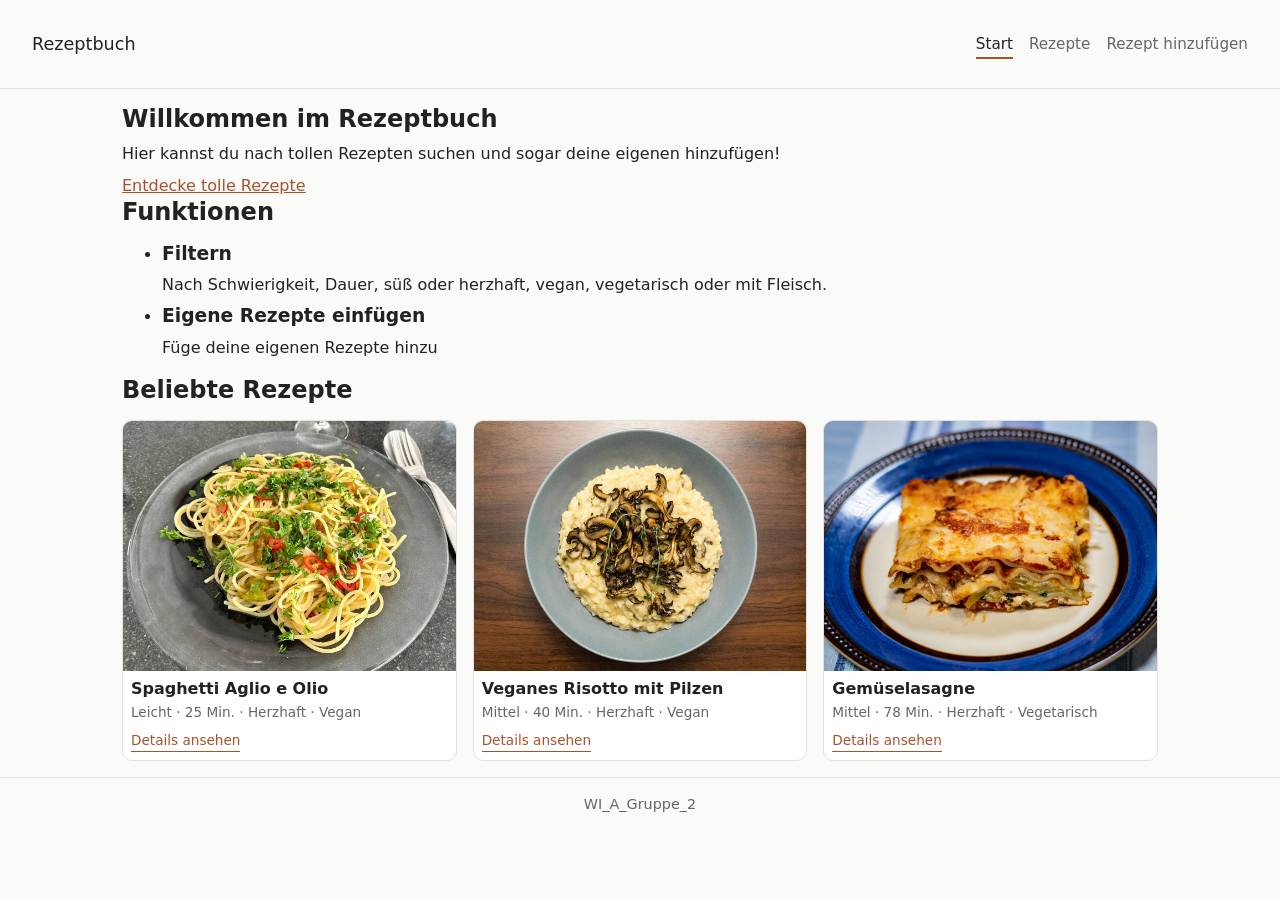
<file: index.html>
<!-- WI_A_Gruppe_2 -->
<!DOCTYPE html>
<html lang="de">
    <head>
        <meta charset="UTF-8">
        <meta name="viewport" content="width=device-width, initial-scale=1.0">
        <title> Start - Rezeptbuch </title>
        <link rel="stylesheet" href="style.css">
        <script src="script.js" defer></script>
    </head>

    <body>
        <header>
            <a href="index.html"> Rezeptbuch </a>
            <nav aria-label="Hauptnavigation">
                <ul>
                    <li>
                        <a href="index.html" aria-current="page"> Start </a>
                    </li>
                    <li>
                        <a href="rezepte.html"> Rezepte </a>
                    </li>
                    <li>
                        <a href="neues-rezept.html"> Rezept hinzufügen </a>
                    </li>
                </ul>
            </nav>
        </header>

        <!-- "aria-labelledby" verbindet jede Section mit ihrem eigenen title-->
        <main>
            <section aria-labelledby="willkommen-titel">
                <h1 id="willkommen-titel"> Willkommen im Rezeptbuch </h1>
                <p> Hier kannst du nach tollen Rezepten suchen und sogar deine eigenen hinzufügen! </p>
                <a href="rezepte.html"> Entdecke tolle Rezepte </a>
            </section>

            <section aria-labelledby="funktionen-titel">
                <h2 id="funktionen-titel"> Funktionen </h2>
                <ul>
                    <li>
                        <h3> Filtern </h3>
                        <p> Nach Schwierigkeit, Dauer, süß oder herzhaft, vegan, vegetarisch oder mit Fleisch. </p>
                    </li>
                    <li>
                        <h3> Eigene Rezepte einfügen </h3>
                        <p> Füge deine eigenen Rezepte hinzu </p>
                    </li>
                </ul>
            </section>

            <section aria-labelledby="beliebte-rezepte-titel">
                <h2 id="beliebte-rezepte-titel"> Beliebte Rezepte </h2>
                <div id="beliebte-rezepte"></div>    <!-- Container, der durch js mit Rezepten befüllt wird-->
            </section>
        </main>

        <footer>
            <p>WI_A_Gruppe_2</p>
        </footer>
    </body>
</html>
</file>
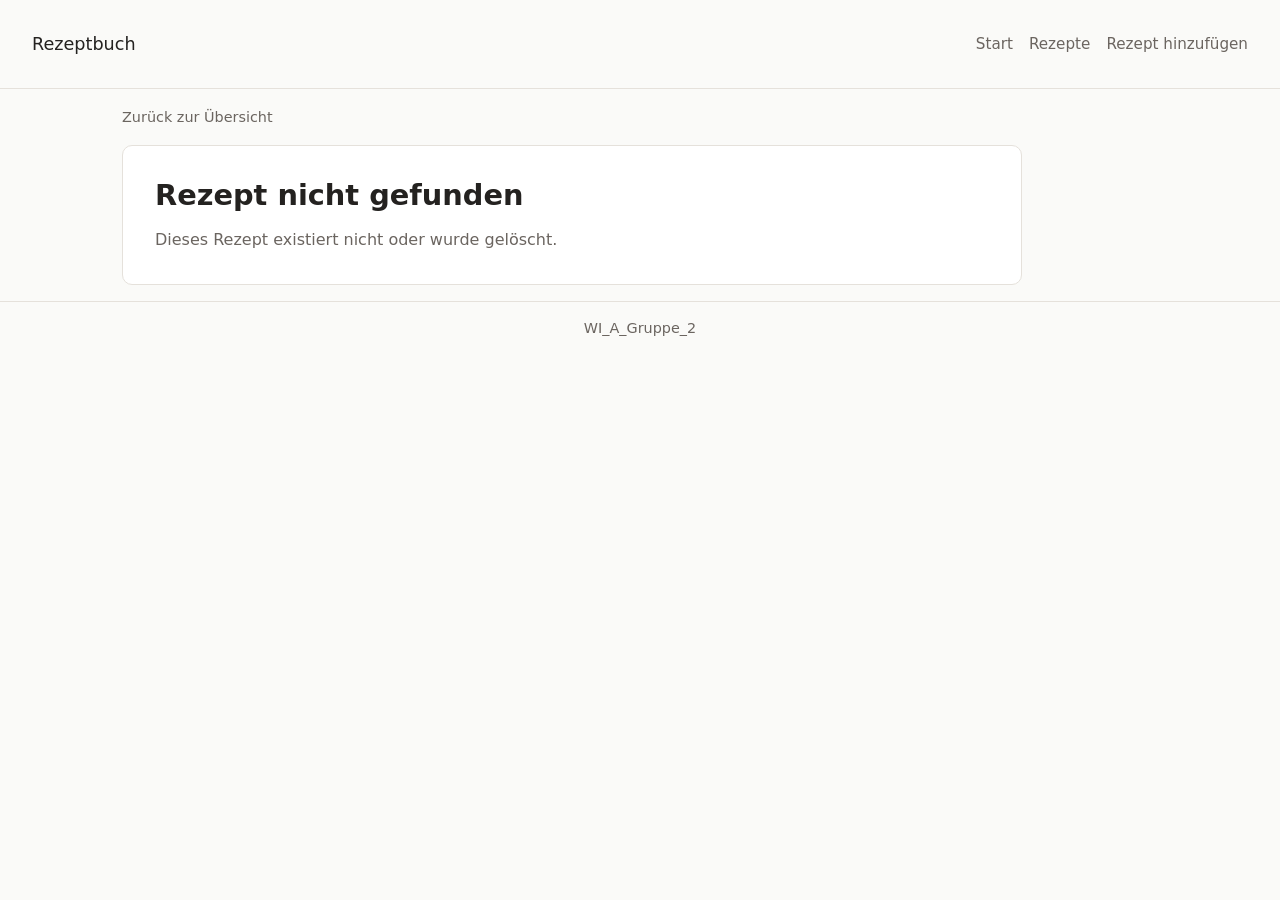
<file: details-rezept.html>
<!-- WI_A_Gruppe_2 -->
<!DOCTYPE html>
<html lang="de">

    <head>
        <meta charset="UTF-8">
        <meta name="viewport" content="width=device-width, initial-scale=1.0">
        <title> Rezeptdetails - Rezeptbuch </title>
        <link rel="stylesheet" href="style.css">
        <script src="script.js" defer></script>
    </head>

    <body>
        <header>
            <a href="index.html"> Rezeptbuch </a>
            <nav aria-label="Hauptnavigation">
                <ul>
                    <li>
                        <a href="index.html"> Start </a>
                    </li>
                    <li>
                        <a href="rezepte.html"> Rezepte </a>
                    </li>
                    <li>
                        <a href="neues-rezept.html"> Rezept hinzufügen </a>
                    </li>
                </ul>
            </nav>
        </header>

        <!-- Im Browser noch kein Inhalt, da detail-titel, etc. erst durch die Java-Script-Logik befüllt werden-->
        <main>
            <a href="rezepte.html" class="zurueck-link"> Zurück zur Übersicht </a>

            <article class="rezept-detail">
                <h1 id="detail-titel"></h1>
                <img id="detail-bild" src="" alt="">
                <p id="detail-meta"></p>

                <section aria-labelledby="zutaten-titel">
                    <h2 id="zutaten-titel"> Zutaten </h2>

                    <div class="portionsrechner">
                        <label for="portionen-eingabe">Portionen:</label>
                        <input type="number" id="portionen-eingabe" min="1" step="1">
                    </div>
                    <ul id="detail-zutaten"></ul>
                </section>

                <section aria-labelledby="zubereitung-titel">
                    <h2 id="zubereitung-titel"> Zubereitung </h2>
                    <ol id="detail-zubereitung"></ol>
                </section>

                <button id="loesch-button" type="button" hidden> Rezept löschen </button>
            </article>
        </main>

        <footer>
            <p> WI_A_Gruppe_2 </p>
        </footer>
    </body>
</html>
</file>
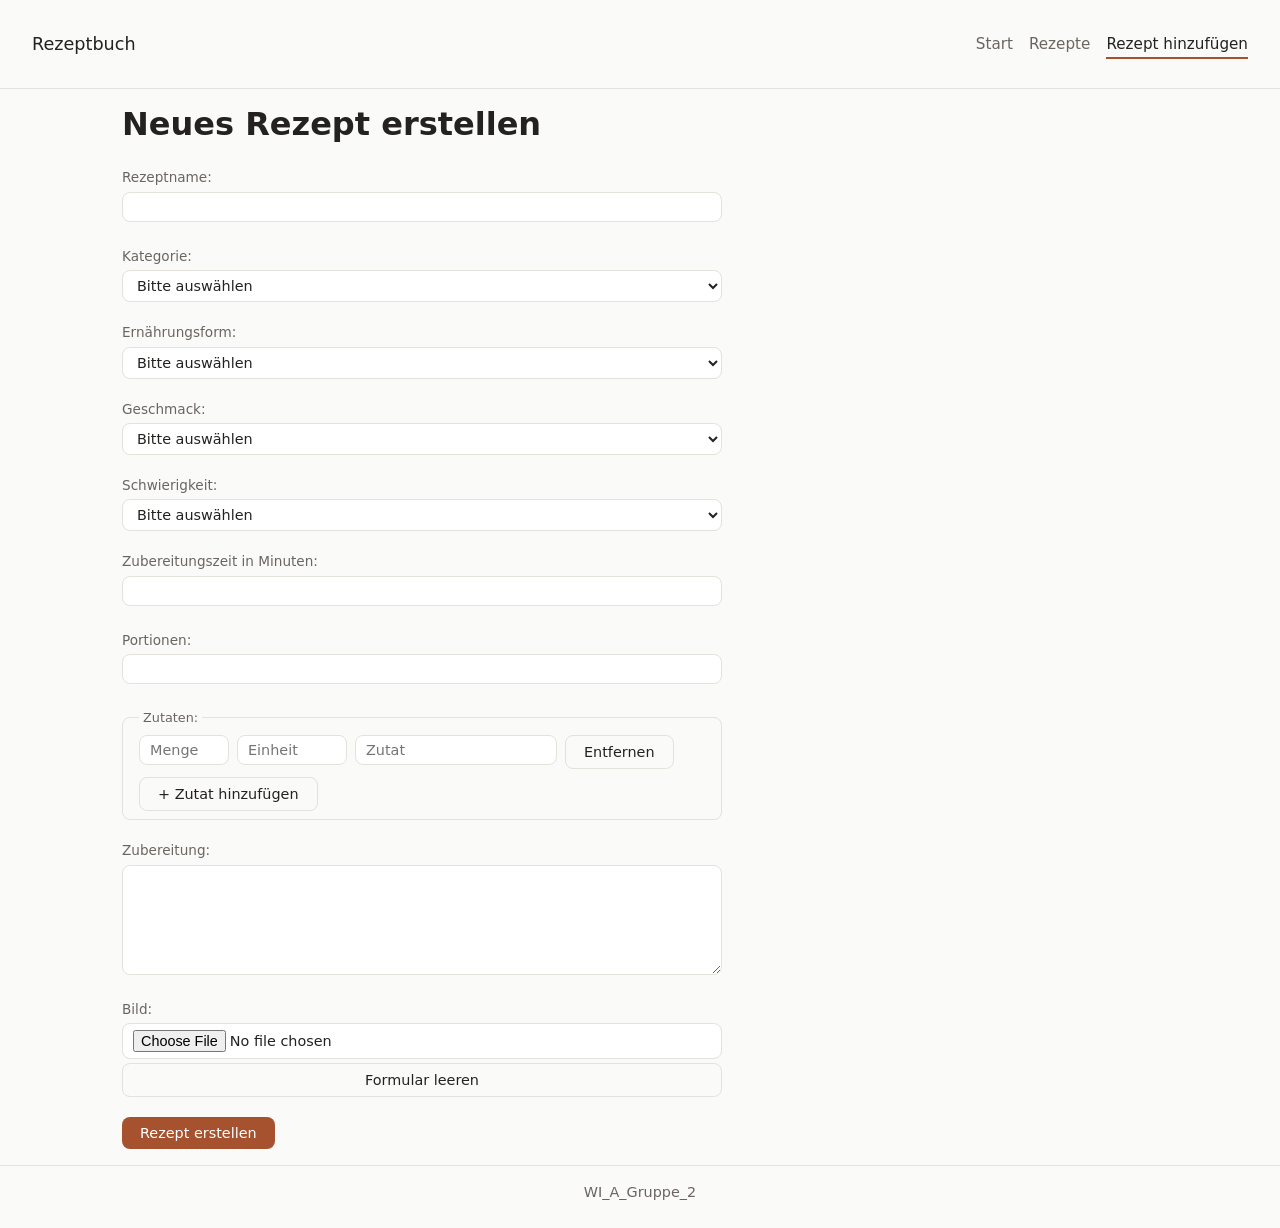
<file: neues-rezept.html>
<!-- WI_A_Gruppe_2 -->
<!DOCTYPE html>
<html lang="de">

<head>
    <meta charset="UTF-8">
    <meta name="viewport" content="width=device-width, initial-scale=1.0">
    <title> Neues Rezept - Rezeptbuch </title>
    <link rel="stylesheet" href="style.css">
    <script src="script.js" defer></script>
    <script src="form.js" defer></script>
</head>

<body>
    <header>
        <a href="index.html"> Rezeptbuch </a>
        <nav aria-label="Hauptnavigation">
            <ul>
                <li>
                    <a href="index.html"> Start </a>
                </li>
                <li>
                    <a href="rezepte.html"> Rezepte </a>
                </li>
                <li>
                    <a href="neues-rezept.html" aria-current="page"> Rezept hinzufügen </a>
                </li>
            </ul>
        </nav>
    </header>

    <main>
        <h1>Neues Rezept erstellen</h1>

        <form id="rezept-formular">

            <label for="titel">Rezeptname:</label>
            <input type="text" id="titel" name="titel">
            <small id="titel-fehler" class="fehler"></small>

            <label for="kategorie">Kategorie:</label>
            <select id="kategorie" name="kategorie">
                <option value="">Bitte auswählen</option>
                <option value="Kochen">Kochen</option>
                <option value="Backen">Backen</option>
            </select>

            <label for="ernaehrung">Ernährungsform:</label>
            <select id="ernaehrung" name="ernaehrung">
                <option value="">Bitte auswählen</option>
                <option value="vegan">Vegan</option>
                <option value="vegetarisch">Vegetarisch</option>
                <option value="fleisch">Fleisch</option>
                <option value="fisch">Fisch</option>
            </select>

            <label for="geschmack">Geschmack:</label>
            <select id="geschmack" name="geschmack">
                <option value="">Bitte auswählen</option>
                <option value="suess">Süß</option>
                <option value="herzhaft">Herzhaft</option>
            </select>

            <label for="schwierigkeit">Schwierigkeit:</label>
            <select id="schwierigkeit" name="schwierigkeit">
                <option value="">Bitte auswählen</option>
                <option value="leicht">Leicht</option>
                <option value="mittel">Mittel</option>
                <option value="schwer">Schwer</option>
            </select>

            <label for="dauer">Zubereitungszeit in Minuten:</label>
            <input type="number" id="dauer" name="dauer" min="1">
            <small id="dauer-fehler" class="fehler"></small>

            <label for="portionen">Portionen:</label>
            <input type="number" id="portionen" name="portionen" min="1">
            <small id="portionen-fehler" class="fehler"></small>

            <fieldset>
                <legend>Zutaten:</legend>

                <!-- Die Zutatenzeilen werden per JavaScript (form.js) erzeugt -->
                <div id="zutaten-container"></div>

                <button type="button" id="zutat-hinzufuegen">
                    + Zutat hinzufügen
                </button>
            </fieldset>

            <label for="zubereitung">Zubereitung:</label>
            <textarea id="zubereitung" name="zubereitung" rows="6"></textarea>
            <small id="zubereitung-fehler" class="fehler"></small>

            <label for="bild">Bild:</label>
            <input type="file" id="bild" name="bild" accept="image/*">
            <button type="button" id="bild-entfernen" hidden>
                Bild entfernen
            </button>

            <button type="button" id="formular-leeren">Formular leeren</button>

            <button type="submit">Rezept erstellen</button>

        </form>
    </main>
    <footer>
        <p> WI_A_Gruppe_2</p>
    </footer>
</body>

</html>
</file>
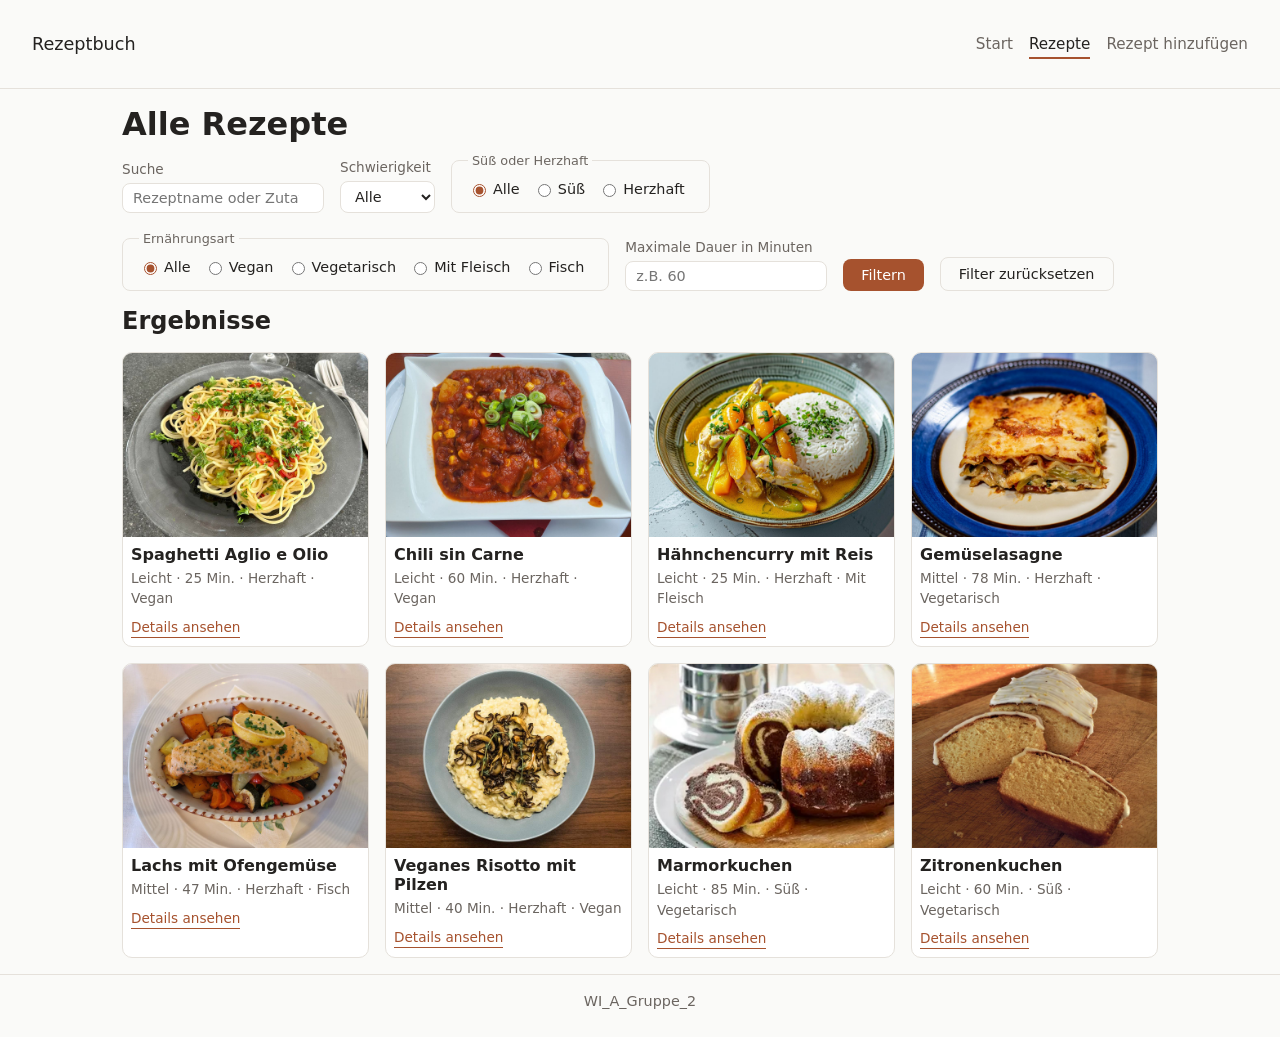
<file: rezepte.html>
<!-- WI_A_Gruppe_2 -->
<!DOCTYPE html>
<html lang="de">
    <head>
        <meta charset="UTF-8">
        <meta name="viewport" content="width=device-width, initial-scale=1.0">
        <title> Rezepte - Rezeptbuch </title>
        <link rel="stylesheet" href="style.css">
        <script src="script.js" defer></script>
    </head>

    <body>
        <header>
            <a href="index.html"> Rezeptbuch </a>
            <nav aria-label="Hauptnavigation">
                <ul>
                    <li>
                        <a href="index.html"> Start </a>
                    </li>
                    <li>
                        <a href="rezepte.html" aria-current="page"> Rezepte </a>
                    </li>
                    <li>
                        <a href="neues-rezept.html"> Rezept hinzufügen </a>
                    </li>
                </ul>
            </nav>
        </header>

        <main>
            <h1> Alle Rezepte </h1>
            <form id="filter-formular">
                <!-- Suchfeld mithilfe von type="search" -->
                <div>
                    <label for="suche"> Suche </label>
                    <input type="search" id="suche" name="suche" placeholder="Rezeptname oder Zutat"> 
                </div> 

                <!-- Dropdown-Menü zum Filtern der Schwierigkeit-->
                <div>
                    <label for="schwierigkeit"> Schwierigkeit </label>
                    <select id="schwierigkeit" name="schwierigkeit">
                        <option value="alle"> Alle </option>
                        <option value="leicht"> Leicht </option>
                        <option value="mittel"> Mittel </option>
                        <option value="schwer"> Schwer </option>
                    </select>
                </div>

                <!-- Radiobuttons zum Filtern des Geschmacks-->
                <fieldset>
                    <legend> Süß oder Herzhaft </legend>
                    <label>
                        <input type="radio" name="geschmack" value="alle" checked> Alle
                    </label>
                    <label>
                        <input type="radio" name="geschmack" value="suess"> Süß
                    </label>
                    <label>
                        <input type="radio" name="geschmack" value="herzhaft"> Herzhaft
                    </label>
                </fieldset>

                <!-- Radiobuttons zum Filtern der Ernährungsart-->
                <fieldset>
                    <legend> Ernährungsart </legend>
                    <label>
                        <input type="radio" name="ernaehrung" value="alle" checked> Alle
                    </label>
                    <label>
                        <input type="radio" name="ernaehrung" value="vegan"> Vegan
                    </label>
                    <label>
                        <input type="radio" name="ernaehrung" value="vegetarisch"> Vegetarisch
                    </label>
                    <label>
                        <input type="radio" name="ernaehrung" value="fleisch"> Mit Fleisch
                    </label>
                    <label>
                        <input type="radio" name="ernaehrung" value="fisch"> Fisch
                    </label>
                </fieldset>

                <div>
                    <label for="max-dauer"> Maximale Dauer in Minuten</label>
                    <input type="number" id="max-dauer" name="max-dauer" min="0" step="5" placeholder="z.B. 60">
                </div>

                <button type="submit"> Filtern </button>
                <button type="reset"> Filter zurücksetzen</button>
            </form>

            <section aria-labelledby="ergebnisse-titel">
                <h2 id="ergebnisse-titel"> Ergebnisse </h2>
                <div id="rezept-liste"></div>
            </section>
        </main>
        
        <footer>
            <p> WI_A_Gruppe_2 </p>
        </footer>
    </body>
</html>
</file>
<file: style.css>
/* WI_A_Gruppe_2 */

/* Sorgt dafür, dass padding und box nicht addiert werden sondern so bleiben wie sie definiert wurden */
* {
    box-sizing: border-box;
}

/* :root --> (Eigene Variablen, also --) gelten für das alle Dokumente*/
:root {
    --farbe-hintergrund: #FAFAF8;
    --farbe-flaeche: #FFFFFF;
    --farbe-text: #242220;
    --farbe-text-schwach: #6B6560;
    --farbe-akzent: #A6522E;
    --farbe-akzent-hell: #FBEFE8;
    --farbe-rahmen: #E5E1DB;

    --radius-karte: 10px;
    --radius-button: 8px;
    --radius-pille: 999px;

    --abstand-klein: 8px;
    --abstand-mittel: 16px;
    --abstand-gross: 32px;

    --schrift: system-ui, "Segoe UI", sans-serif;

    --farbe-fehler: #B3261E;
}
/* Base Reset */
/* body sorgt benutzt die definierten Variablen und sorgt für sichtbare Veränderungen */
body {
    margin: 0;
    font-family: var(--schrift);                /* Bestimmt Schriftart */
    background-color: var(--farbe-hintergrund);
    color: var(--farbe-text);
    line-height: 1.5;
}
/* Ähnliches auch im folgenden Abschnitt */
h1, h2, h3 {
    line-height: 1.2;
    margin: 0 0 var(--abstand-klein);   /* margin 0 0 --> Setzt Außenabstand auf 0 Pixel für alle vier Seiten --> Erste 0 oben, unten | Zweite 0 lins, rechts*/
}
p {
    margin: 0 0 var(--abstand-klein);
}

a {
    color: var(--farbe-akzent);
}

img{
    max-width: 100%;
    display: block;
}

/* Layout-Bereiche */
header{
    display: flex;                  /* Ordnet Logo-Link und Navigation nebeneinander an*/
    align-items: center;
    justify-content: space-between; /* Logo nach links und Navigation nach rechts schieben */
    flex-wrap: wrap;                /* Auf kleinen Bildschirmen wird Navigation auf neue Zeile umgebrochen */
    gap: var(--abstand-klein);
    padding: var(--abstand-mittel) var(--abstand-gross);
    border-bottom: 1px solid var(--farbe-rahmen);
}
header a {
    text-decoration: none;
}
header > a {            /* Kind-Selektor --> Design wird nur auf Elemente im header, die eine Ebene unter <a> befinden, angewendet */
    font-weight: 500;
    font-size: 1.1rem;
    color: var(--farbe-text);
}

/* Vertikale Listr wird zur horizontalen Liste umgeändert */
nav ul{                         /* Suche nach allen ul-Elementen in nav */
    display: flex;
    gap: var(--abstand-mittel);
    list-style: none;
    padding: 0;
}

/* aria-current="page" --> Aktive Seite in der man sich befindet wird hervorgehoben */
nav a{                          /* Suche nach allen a-Elementen in nav */
    color: var(--farbe-text-schwach);
    font-size: 0.95rem; /* --> font-size für Schriftgröße und rem für 95% so groß wie Standard-Schriftgröße */
    padding-bottom: 4px;
    border-bottom: 2px solid transparent;
}
nav a[aria-current="page"]{     /* Suche nach allen a-Elementen in nav */
    color: var(--farbe-text);
    font-weight: 500;   /* Bestimmt die Dicke von Nav */
    border-bottom-color: var(--farbe-akzent);
}

/* Anpassung des main-Layouts */
main {
    max-width: 1100px;
    margin-inline: auto;                                    /* Automatisch gleicher Abstand am Rand links u. rechts */
    padding: var(--abstand-mittel) var(--abstand-gross);
}

/* Anpassung des footer-Layouts */
footer {
    padding: var(--abstand-mittel) var(--abstand-gross);
    border-top: 1px solid var(--farbe-rahmen);
    text-align: center;
    color: var(--farbe-text-schwach);
    font-size: 0.9rem;
}

/* Rezeptkarten und dessen Grid */
#rezept-liste,
#beliebte-rezepte {
    display: grid;
    grid-template-columns: repeat(auto-fit, minmax(220px, 1fr)); /*--> vollkommen automatisches responsives Layout, dass sich an die Bidlschirmgröße anpasst */
    gap: var(--abstand-mittel);
    margin-top: var(--abstand-mittel);
}

/* Einzelne Rezeptkarte */
.rezept-karte {
    background-color: var(--farbe-flaeche);
    border: 1px solid var(--farbe-rahmen);
    border-radius: var(--radius-karte);     /* Abrundung der Ecken der Rezeptarte */
    overflow: hidden;                       /* Bild wird an den runden Ecken abgeschnitten, falls es herausragen würde */
    display: flex;                          /* Aktiviert Flexbox-Layout-System --> Elemente darin können besser angeordnet werden */
    flex-direction: column;                 /* Elemente der Flexbox werden untereinander angereiht */
}
.rezept-bild {
    width: 100%;
    aspect-ratio: 4 / 3;                    /* Alle Bildkarten haben dasselbe Bildformat */
    object-fit: cover;
}
.rezept-titel {
    font-size: 1rem;                                        /* 1rem --> Schrift genau wie der normal Fließtext */
    margin: var(--abstand-klein) var(--abstand-klein) 4px;  /* Außenabstand 1. oben und 2. unten */
}
.rezept-meta {
    font-size: 0.85rem;
    color: var(--farbe-text-schwach);
    margin: 0 var(--abstand-klein) var(--abstand-klein);
}
.rezept-link {
    margin: 0 var(--abstand-klein) var(--abstand-klein);
    font-size: 0.85rem;
    font-weight: 500;
    text-decoration: none;
    border-bottom: 1px solid var(--farbe-akzent);
    align-self: flex-start;
}


/* Im Folgenden: Filter-Formular und Formular fürs Hinzufügen neuer Rezepte gestalten */
/* Design/Optik der Eingabefelder und Buttons gelten für beide Formulare*/
label {                                     /* z. B. "Suche" */
    display: block;
    font-size: 0.85rem;
    color: var(--farbe-text-schwach);
    margin-bottom: 4px;
}

input,
select,
textarea {
    font-family: var(--schrift);
    font-size: 0.9rem;                      /* Schriftgröße der Texte für die Filter */
    padding: 6px 10px;                      /* Höhe und Breite der Filtermöglichkeiten */
    border: 1px solid var(--farbe-rahmen);
    border-radius: var(--radius-button);
    background-color: var(--farbe-flaeche);
    color: var(--farbe-text);
}

input[type="radio"] {
    accent-color: var(--farbe-akzent);      /* Färbt den Radiobutton selbst in der Akzentfarbe ein, ganz ohne eigenes Icon */
}

button {                                    /* Standard-Button: nur Rahmen (Nebenaktion) */
    font-family: var(--schrift);
    font-size: 0.9rem;
    font-weight: 500;
    padding: 8px 18px;
    border-radius: var(--radius-button);
    cursor: pointer;
    background-color: transparent;
    color: var(--farbe-text);
    border: 1px solid var(--farbe-rahmen);
}

button[type="submit"] {                     /* Haupt-Aktion: gefüllt in der Akzentfarbe */
    background-color: var(--farbe-akzent);
    color: var(--farbe-flaeche);
    border: none;
}

/* Filterformular */
form#filter-formular {
    display: flex;
    flex-wrap: wrap;                    /* Felder brechen auf schmalen Bildschirmen automatisch um */
    align-items: flex-end;              /* Richtet alle Felder unten bündig aus, auch wenn Labels unterschiedlich lang sind */
    gap: var(--abstand-mittel);
    margin-bottom: var(--abstand-mittel);
}

/* Fieldsets in beiden Formularen (Filter und neues Rezept) bekommen denselben dezenten Rahmen */
fieldset {
    border: 1px solid var(--farbe-rahmen);
    border-radius: var(--radius-button);
    padding: var(--abstand-klein) var(--abstand-mittel);
    margin: 0;
}

legend {
    font-size: 0.8rem;                  /* Textgröße der Überschrift, bspw. süß oder herzhaft */
    color: var(--farbe-text-schwach);
    padding: 0 4px;
}

form#filter-formular fieldset label {
    display: inline-flex;               /* Radiobutton und Text in einer Zeile nebeneinander */
    align-items: center;
    gap: 4px;
    font-size: 0.9rem;
    color: var(--farbe-text);
    margin-right: var(--abstand-klein);
    margin-bottom: 0;
}

/* Layout style für das Formular zum Hinzufügen von Rezepten */
form#rezept-formular {
    display: flex;
    flex-direction: column;                 /* Alle Felder und Buttons stehen untereinander, jedes in einer eigenen Zeile */
    gap: 4px;                               /* Kleiner Abstand zwischen Label und zugehörigem Feld */
    max-width: 600px;                       /* Das Formular wird auf großen Bildschirmen nicht unnötig breit */
}

form#rezept-formular fieldset {
    margin-top: var(--abstand-mittel);      /* Gleicher Abstand wie bei den anderen Feldgruppen */
}

form#rezept-formular label {
    margin-top: var(--abstand-mittel);      /* Größerer Abstand zwischen den einzelnen Feldgruppen */
    margin-bottom: 0;
}

form#rezept-formular > input,
form#rezept-formular > select,
form#rezept-formular > textarea {
    width: 100%;                            /* Nur die direkten Felder, die Zutatenzeilen sind davon ausgenommen */
}

form#rezept-formular textarea {
    resize: vertical;                       /* Größe nur nach unten/oben änderbar, nicht aus dem Formular heraus */
}

form#rezept-formular #zutaten-container {
    display: flex;
    flex-direction: column;
    gap: var(--abstand-klein);              /* Abstand zwischen den einzelnen Zutatenzeilen */
}

form#rezept-formular .zutat {
    display: flex;
    flex-wrap: wrap;                        /* Auf schmalen Bildschirmen brechen die Felder einer Zeile um */
    gap: var(--abstand-klein);
}

form#rezept-formular .menge {
    width: 90px;
}

form#rezept-formular .einheit {
    width: 110px;
}

form#rezept-formular .zutat-name {
    flex: 1;                                /* Der Zutatenname nimmt den restlichen Platz der Zeile ein */
    min-width: 140px;
}

form#rezept-formular #zutat-hinzufuegen {
    align-self: flex-start;                 /* Button nur so breit wie sein Text, nicht über die ganze Zeile */
    margin-top: var(--abstand-klein);
}

form#rezept-formular button[type="submit"] {
    align-self: flex-start;
    margin-top: var(--abstand-mittel);
}

.fehler {
    color: var(--farbe-fehler);             /* Fehlermeldung unter dem Rezeptnamen */
    font-size: 0.8rem;
}

/* Layout der Detailseite eines Rezeptes mit zwei Spalten */
.zurueck-link {
    display: inline-block;
    margin-bottom: var(--abstand-mittel);
    font-size: 0.9rem;
    text-decoration: none;
    color: var(--farbe-text-schwach);
}

.zurueck-link:hover {
    color: var(--farbe-akzent);
}

.rezept-detail {
    display: grid;
    grid-template-columns: 1fr;                 /* Auf kleinen Bildschirmen steht alles untereinander */
    gap: var(--abstand-mittel);
    max-width: 900px;
    padding: var(--abstand-mittel);
    background-color: var(--farbe-flaeche);
    border: 1px solid var(--farbe-rahmen);
    border-radius: var(--radius-karte);
}

.rezept-detail > * {
    margin: 0;                                  /* Die Abstände steuert allein das Grid (gap) */
}

.rezept-detail > h1,
.rezept-detail > img,
.rezept-detail > p,
.rezept-detail > button {
    grid-column: 1 / -1;                        /* Titel, Bild, Meta-Zeile und Button gehen über die volle Breite */
}

.rezept-detail > h1 {
    font-size: 1.8rem;
}

#detail-bild {
    width: 100%;
    max-height: 380px;
    object-fit: cover;                          /* Bild wird beschnitten statt verzerrt */
    border-radius: var(--radius-karte);
}

#detail-meta {
    color: var(--farbe-text-schwach);
}

.rezept-detail h2 {
    font-size: 1.15rem;
    margin-bottom: var(--abstand-klein);
    padding-bottom: var(--abstand-klein);
    border-bottom: 1px solid var(--farbe-rahmen);
}

#detail-zutaten {
    list-style: none;                           /* Zutaten ohne Aufzählungspunkte */
    margin: 0;
    padding: 0;
}

#detail-zutaten li {
    padding: 6px 0;
    border-bottom: 1px solid var(--farbe-rahmen);   /* Feine Trennlinie zwischen den Zutaten */
}

#detail-zubereitung {
    margin: 0;
    padding-left: 1.25rem;
}

#detail-zubereitung li {
    margin-bottom: var(--abstand-klein);
}

#detail-zubereitung li::marker {
    color: var(--farbe-akzent);                 /* Schrittnummern in der Akzentfarbe */
    font-weight: 500;
}

#loesch-button {                                /* Löschen als Warnaktion in der Fehlerfarbe */
    justify-self: start;
    color: var(--farbe-fehler);
    border-color: var(--farbe-fehler);
}

@media (min-width: 768px) {
    .rezept-detail {
        grid-template-columns: 1fr 2fr;         /* Zutaten schmal links, Zubereitung breiter rechts */
        gap: var(--abstand-mittel) var(--abstand-gross);
        padding: var(--abstand-gross);
    }
}

/* Labels um die Zutatenfelder: kein zusätzlicher Abstand wie bei den anderen Formular-Labels */
form#rezept-formular .zutat label {
    margin-top: 0;
    margin-bottom: 0;
}

/* Text nur für Screenreader: unsichtbar auf dem Bildschirm, aber vorgelesen */
.visuell-versteckt {
    position: absolute;
    width: 1px;
    height: 1px;
    padding: 0;
    margin: -1px;
    overflow: hidden;
    clip: rect(0, 0, 0, 0);
    white-space: nowrap;
    border: 0;
}
</file>
